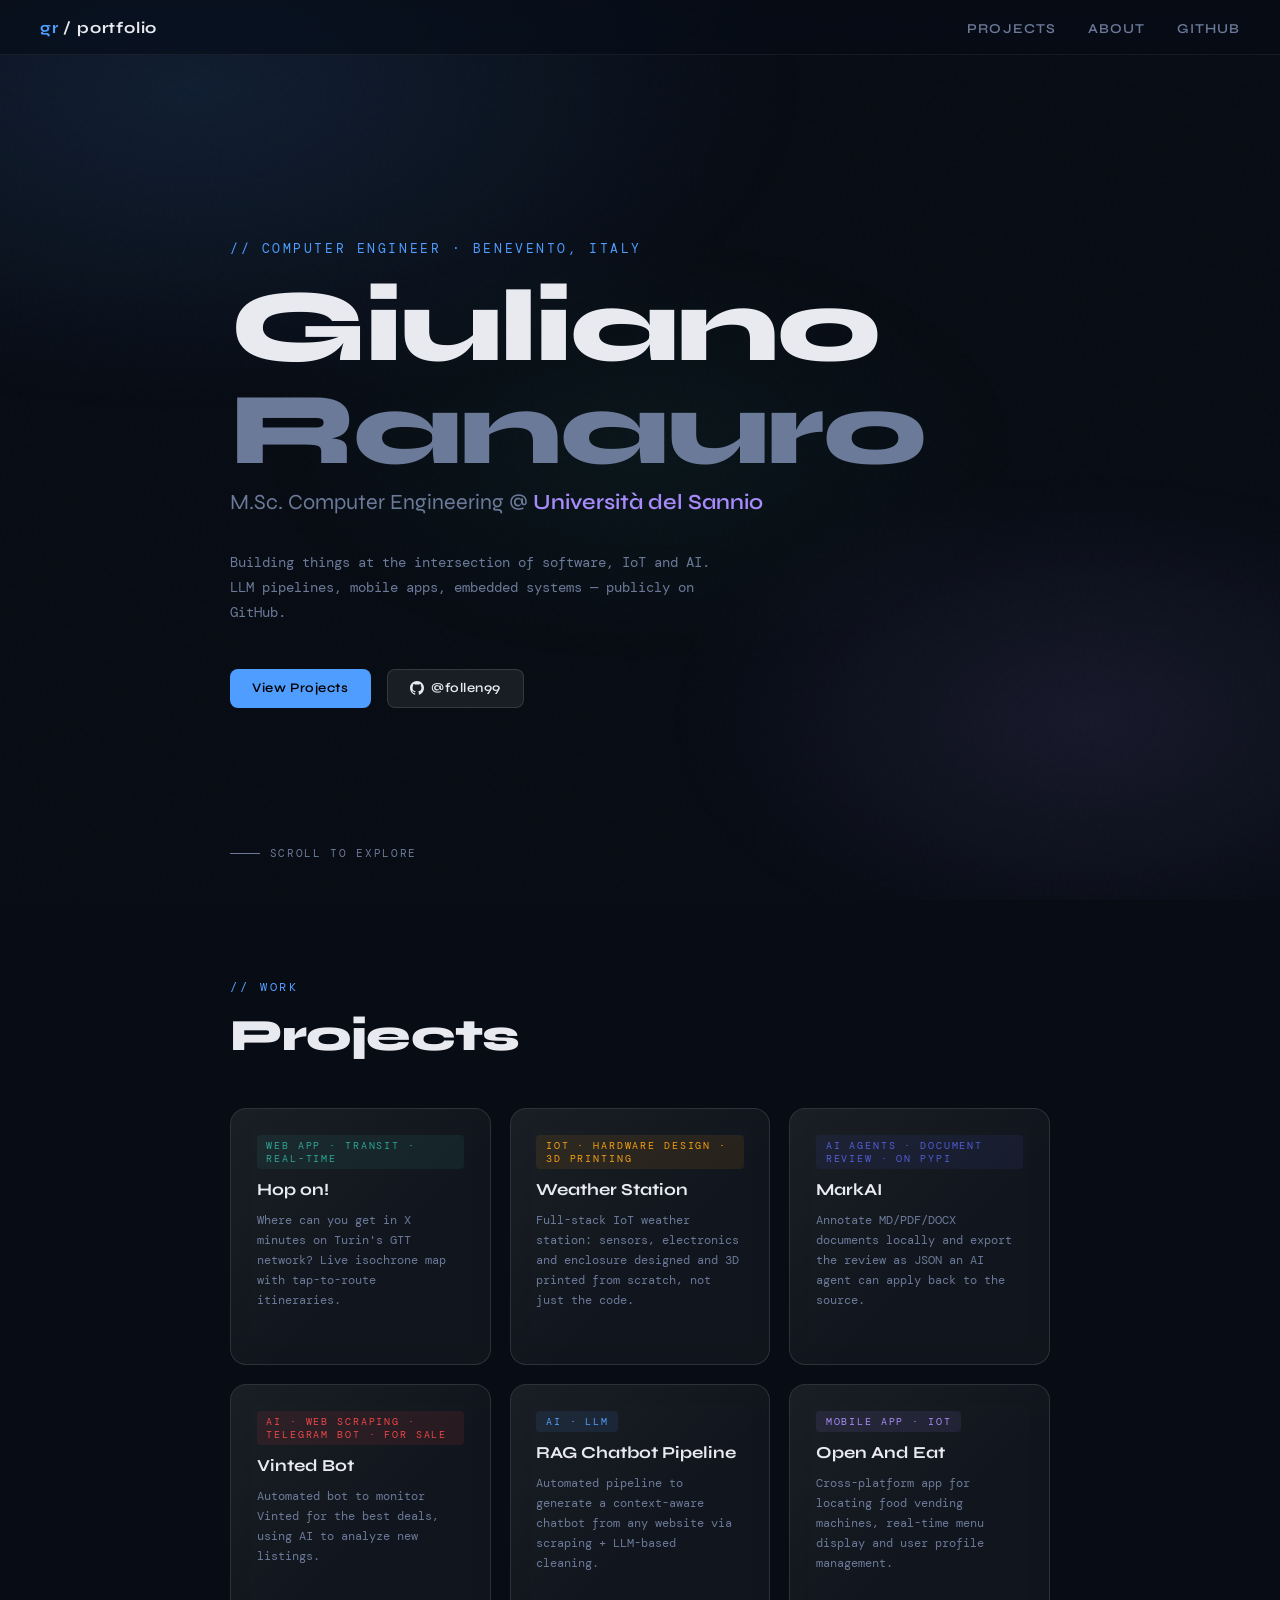
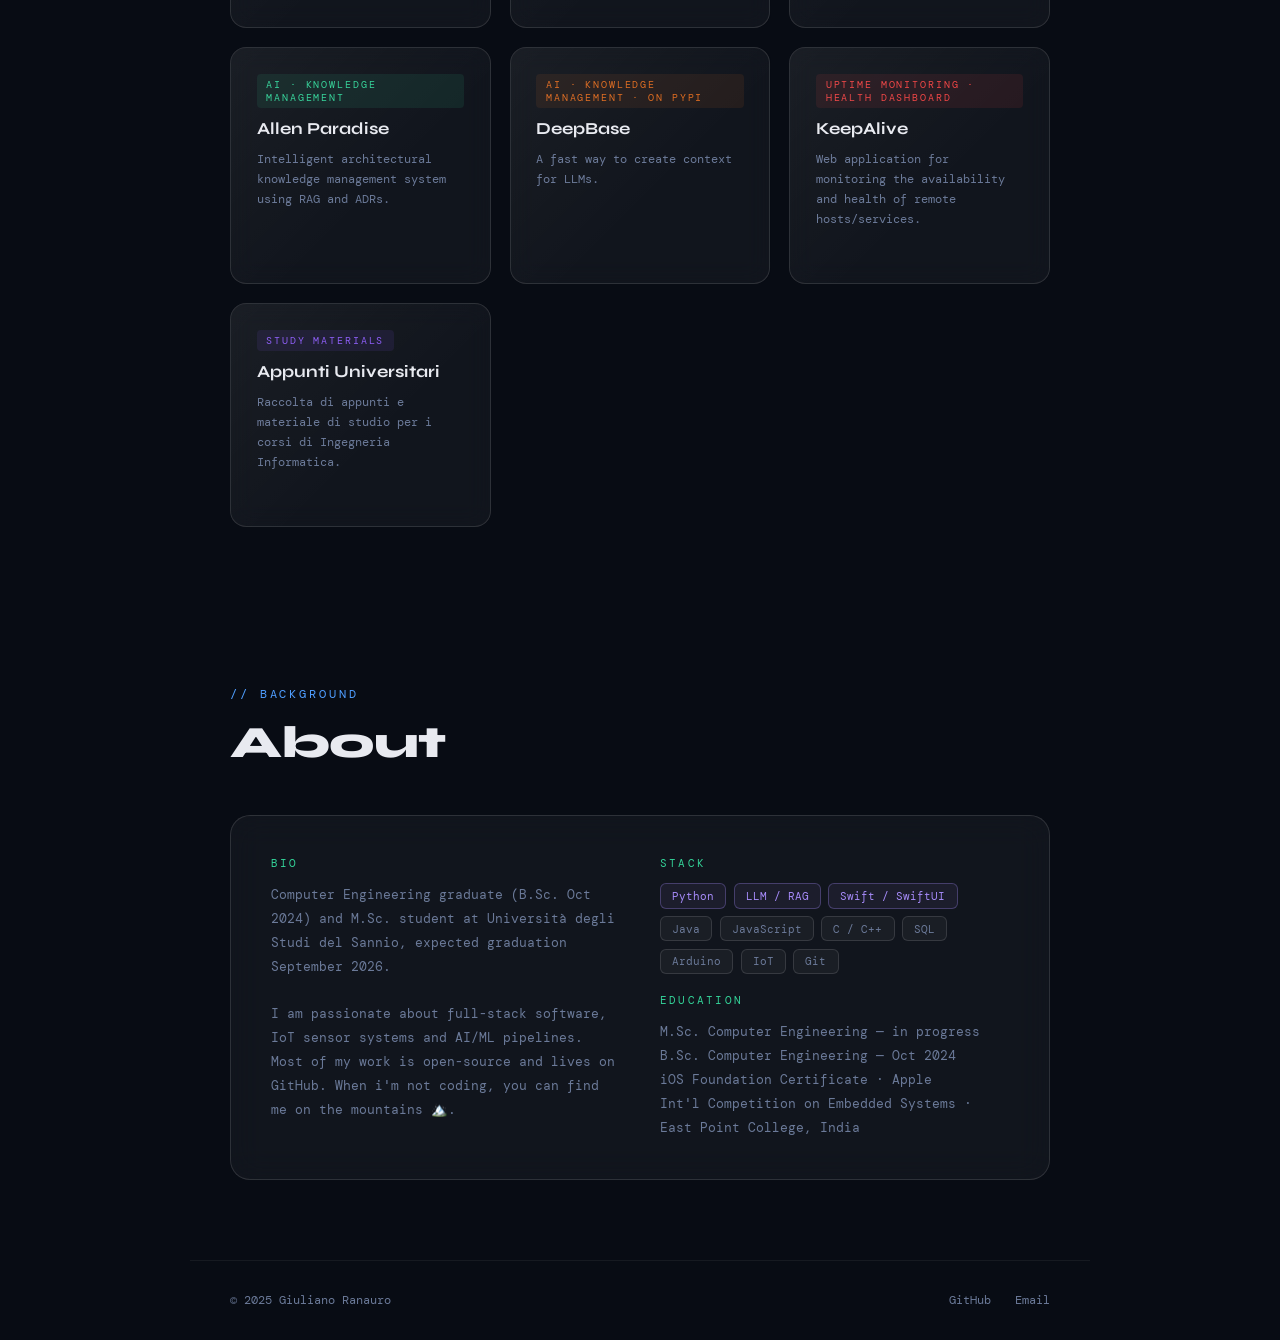
<file: index.html>
<!DOCTYPE html>
<html lang="en">
<head>
  <meta charset="UTF-8" />
  <meta name="viewport" content="width=device-width, initial-scale=1.0" />
  <title>Giuliano Ranauro</title>
  <link rel="preconnect" href="https://fonts.googleapis.com" />
  <link href="https://fonts.googleapis.com/css2?family=Syne:wght@400;600;700;800&family=DM+Mono:ital,wght@0,300;0,400;1,300&display=swap" rel="stylesheet" />
  <style>
    *, *::before, *::after { box-sizing: border-box; margin: 0; padding: 0; }

    :root {
      --bg:        #080c14;
      --surface:   rgba(255,255,255,0.04);
      --glass:     rgba(255,255,255,0.07);
      --glass-border: rgba(255,255,255,0.12);
      --accent:    #4f9eff;
      --accent2:   #a78bfa;
      --accent3:   #34d399;
      --text:      #e8eaf0;
      --muted:     #6b7a99;
      --font-head: 'Syne', sans-serif;
      --font-mono: 'DM Mono', monospace;
    }

    html { scroll-behavior: smooth; }

    body {
      background: var(--bg);
      color: var(--text);
      font-family: var(--font-head);
      min-height: 100vh;
      overflow-x: hidden;
    }

    /* ── animated bg mesh ── */
    body::before {
      content: '';
      position: fixed;
      inset: 0;
      background:
        radial-gradient(ellipse 80% 60% at 15% 10%, rgba(79,158,255,0.13) 0%, transparent 60%),
        radial-gradient(ellipse 60% 50% at 85% 80%, rgba(167,139,250,0.10) 0%, transparent 55%),
        radial-gradient(ellipse 50% 40% at 50% 50%, rgba(52,211,153,0.05) 0%, transparent 60%);
      pointer-events: none;
      z-index: 0;
    }

    /* ── noise texture overlay ── */
    body::after {
      content: '';
      position: fixed;
      inset: 0;
      background-image: url("data:image/svg+xml,%3Csvg viewBox='0 0 256 256' xmlns='http://www.w3.org/2000/svg'%3E%3Cfilter id='noise'%3E%3CfeTurbulence type='fractalNoise' baseFrequency='0.9' numOctaves='4' stitchTiles='stitch'/%3E%3C/filter%3E%3Crect width='100%25' height='100%25' filter='url(%23noise)' opacity='0.03'/%3E%3C/svg%3E");
      pointer-events: none;
      z-index: 0;
      opacity: .4;
    }

    /* ── nav ── */
    nav {
      position: fixed;
      top: 0; left: 0; right: 0;
      z-index: 100;
      padding: 1.1rem 2.5rem;
      display: flex;
      align-items: center;
      justify-content: space-between;
      background: rgba(8,12,20,0.6);
      backdrop-filter: blur(20px) saturate(1.4);
      -webkit-backdrop-filter: blur(20px) saturate(1.4);
      border-bottom: 1px solid rgba(255,255,255,0.06);
    }

    .nav-logo {
      font-size: 1rem;
      font-weight: 700;
      letter-spacing: 0.05em;
      color: var(--text);
      text-decoration: none;
    }
    .nav-logo span { color: var(--accent); }

    .nav-links { display: flex; gap: 2rem; list-style: none; }
    .nav-links a {
      color: var(--muted);
      text-decoration: none;
      font-size: .85rem;
      font-weight: 600;
      letter-spacing: .08em;
      text-transform: uppercase;
      transition: color .2s;
    }
    .nav-links a:hover { color: var(--text); }

    /* ── hero ── */
    .hero {
      position: relative;
      z-index: 1;
      min-height: 100vh;
      display: flex;
      flex-direction: column;
      justify-content: center;
      padding: 7rem 2.5rem 4rem;
      max-width: 900px;
      margin: 0 auto;
    }

    .hero-eyebrow {
      font-family: var(--font-mono);
      font-size: .8rem;
      color: var(--accent);
      letter-spacing: .2em;
      text-transform: uppercase;
      margin-bottom: 1.2rem;
      opacity: 0;
      animation: fadeUp .6s .2s ease forwards;
    }

    h1.hero-name {
      font-size: clamp(3rem, 8vw, 6.5rem);
      font-weight: 800;
      line-height: 1;
      letter-spacing: -.02em;
      margin-bottom: .5rem;
      opacity: 0;
      animation: fadeUp .7s .35s ease forwards;
    }
    h1.hero-name .dim { color: var(--muted); }

    .hero-role {
      font-size: clamp(1rem, 2.5vw, 1.35rem);
      font-weight: 400;
      color: var(--muted);
      margin-bottom: 2.2rem;
      opacity: 0;
      animation: fadeUp .7s .5s ease forwards;
    }
    .hero-role strong { color: var(--accent2); font-weight: 600; }

    .hero-bio {
      max-width: 520px;
      font-family: var(--font-mono);
      font-size: .88rem;
      color: var(--muted);
      line-height: 1.75;
      margin-bottom: 2.8rem;
      opacity: 0;
      animation: fadeUp .7s .65s ease forwards;
    }

    .hero-links {
      display: flex;
      gap: 1rem;
      flex-wrap: wrap;
      opacity: 0;
      animation: fadeUp .7s .8s ease forwards;
    }

    .btn {
      display: inline-flex;
      align-items: center;
      gap: .45rem;
      padding: .65rem 1.4rem;
      border-radius: 8px;
      font-family: var(--font-head);
      font-size: .82rem;
      font-weight: 600;
      letter-spacing: .04em;
      text-decoration: none;
      transition: all .2s;
      cursor: pointer;
    }
    .btn-primary {
      background: var(--accent);
      color: #000;
    }
    .btn-primary:hover { background: #7ab8ff; transform: translateY(-1px); }

    .btn-ghost {
      background: var(--glass);
      color: var(--text);
      border: 1px solid var(--glass-border);
      backdrop-filter: blur(8px);
    }
    .btn-ghost:hover { background: rgba(255,255,255,0.1); transform: translateY(-1px); }

    .scroll-hint {
      position: absolute;
      bottom: 2.5rem;
      left: 2.5rem;
      font-family: var(--font-mono);
      font-size: .7rem;
      color: var(--muted);
      letter-spacing: .15em;
      text-transform: uppercase;
      display: flex;
      align-items: center;
      gap: .6rem;
      opacity: 0;
      animation: fadeUp .7s 1.2s ease forwards;
    }
    .scroll-hint::before {
      content: '';
      display: block;
      width: 30px;
      height: 1px;
      background: var(--muted);
    }

    /* ── sections ── */
    section {
      position: relative;
      z-index: 1;
      max-width: 900px;
      margin: 0 auto;
      padding: 5rem 2.5rem;
    }

    .section-label {
      font-family: var(--font-mono);
      font-size: .72rem;
      color: var(--accent);
      letter-spacing: .25em;
      text-transform: uppercase;
      margin-bottom: 1rem;
    }

    h2.section-title {
      font-size: clamp(1.8rem, 4vw, 2.8rem);
      font-weight: 800;
      letter-spacing: -.02em;
      margin-bottom: 3rem;
      line-height: 1.1;
    }

    /* ── project grid ── */
    .projects-grid {
      display: grid;
      grid-template-columns: repeat(auto-fill, minmax(260px, 1fr));
      gap: 1.2rem;
    }

    .project-card {
      position: relative;
      background: var(--surface);
      border: 1px solid var(--glass-border);
      border-radius: 16px;
      padding: 1.6rem;
      text-decoration: none;
      color: var(--text);
      backdrop-filter: blur(12px);
      -webkit-backdrop-filter: blur(12px);
      transition: all .25s;
      overflow: hidden;
      display: flex;
      flex-direction: column;
      gap: .7rem;
    }
    .project-card::before {
      content: '';
      position: absolute;
      inset: 0;
      background: linear-gradient(135deg, rgba(255,255,255,0.04) 0%, transparent 60%);
      pointer-events: none;
    }
    .project-card:hover {
      border-color: rgba(79,158,255,0.4);
      transform: translateY(-3px);
      background: rgba(255,255,255,0.07);
      box-shadow: 0 16px 48px rgba(0,0,0,0.4), 0 0 0 1px rgba(79,158,255,0.15);
    }

    .project-tag {
      font-family: var(--font-mono);
      font-size: .65rem;
      color: var(--accent);
      letter-spacing: .18em;
      text-transform: uppercase;
      background: rgba(79,158,255,0.1);
      padding: .25rem .6rem;
      border-radius: 4px;
      align-self: flex-start;
    }

    .project-name {
      font-size: 1.05rem;
      font-weight: 700;
      line-height: 1.2;
    }

    .project-desc {
      font-family: var(--font-mono);
      font-size: .78rem;
      color: var(--muted);
      line-height: 1.6;
      flex: 1;
    }

    .project-arrow {
      align-self: flex-end;
      font-size: .8rem;
      color: var(--accent);
      opacity: 0;
      transform: translateX(-4px);
      transition: all .2s;
    }
    .project-card:hover .project-arrow {
      opacity: 1;
      transform: translateX(0);
    }

    /* ── about glass card ── */
    .about-card {
      background: var(--surface);
      border: 1px solid var(--glass-border);
      border-radius: 20px;
      padding: 2.5rem;
      backdrop-filter: blur(16px);
      display: grid;
      grid-template-columns: 1fr 1fr;
      gap: 2.5rem;
    }
    @media (max-width: 600px) { .about-card { grid-template-columns: 1fr; } }

    .about-block-title {
      font-family: var(--font-mono);
      font-size: .7rem;
      color: var(--accent3);
      letter-spacing: .2em;
      text-transform: uppercase;
      margin-bottom: .8rem;
    }
    .about-text {
      font-family: var(--font-mono);
      font-size: .83rem;
      color: var(--muted);
      line-height: 1.8;
    }

    .skill-chips {
      display: flex;
      flex-wrap: wrap;
      gap: .45rem;
      margin-top: .3rem;
    }
    .chip {
      font-family: var(--font-mono);
      font-size: .7rem;
      padding: .3rem .7rem;
      border-radius: 6px;
      border: 1px solid var(--glass-border);
      color: var(--muted);
      background: var(--surface);
    }
    .chip.hi { color: var(--accent2); border-color: rgba(167,139,250,0.3); background: rgba(167,139,250,0.07); }

    /* ── footer ── */
    footer {
      position: relative;
      z-index: 1;
      border-top: 1px solid rgba(255,255,255,0.06);
      padding: 2rem 2.5rem;
      max-width: 900px;
      margin: 0 auto;
      display: flex;
      justify-content: space-between;
      align-items: center;
      flex-wrap: wrap;
      gap: 1rem;
    }
    footer p {
      font-family: var(--font-mono);
      font-size: .72rem;
      color: var(--muted);
    }
    .footer-links { display: flex; gap: 1.5rem; }
    .footer-links a {
      font-family: var(--font-mono);
      font-size: .72rem;
      color: var(--muted);
      text-decoration: none;
      transition: color .2s;
    }
    .footer-links a:hover { color: var(--accent); }

    /* ── animations ── */
    @keyframes fadeUp {
      from { opacity: 0; transform: translateY(18px); }
      to   { opacity: 1; transform: translateY(0); }
    }

    .reveal {
      opacity: 0;
      transform: translateY(24px);
      transition: opacity .6s ease, transform .6s ease;
    }
    .reveal.visible {
      opacity: 1;
      transform: translateY(0);
    }

    /* ── loading indicator on project scan ── */
    #projects-loading {
      font-family: var(--font-mono);
      font-size: .8rem;
      color: var(--muted);
      letter-spacing: .08em;
    }
  </style>
</head>
<body>

  <nav>
    <a class="nav-logo" href="./"><span>gr</span> / portfolio</a>
    <ul class="nav-links">
      <li><a href="#projects">projects</a></li>
      <li><a href="#about">about</a></li>
      <li><a href="https://github.com/follen99" target="_blank" rel="noopener">github</a></li>
    </ul>
  </nav>

  <!-- HERO -->
  <div class="hero">
    <p class="hero-eyebrow">// computer engineer · benevento, italy</p>
    <h1 class="hero-name">Giuliano<br/><span class="dim">Ranauro</span></h1>
    <p class="hero-role">M.Sc. Computer Engineering @ <strong>Università del Sannio</strong></p>
    <p class="hero-bio">
      Building things at the intersection of software, IoT and AI.<br/>
      LLM pipelines, mobile apps, embedded systems — publicly on GitHub.
    </p>
    <div class="hero-links">
      <a class="btn btn-primary" href="#projects">View Projects</a>
      <a class="btn btn-ghost" href="https://github.com/follen99" target="_blank" rel="noopener">
        <svg width="14" height="14" viewBox="0 0 24 24" fill="currentColor"><path d="M12 0C5.37 0 0 5.37 0 12c0 5.3 3.44 9.8 8.2 11.37.6.1.82-.26.82-.57v-2c-3.34.72-4.04-1.61-4.04-1.61-.55-1.38-1.33-1.75-1.33-1.75-1.09-.74.08-.73.08-.73 1.2.08 1.84 1.24 1.84 1.24 1.07 1.83 2.8 1.3 3.49 1 .1-.78.42-1.3.76-1.6-2.67-.3-5.47-1.33-5.47-5.93 0-1.31.47-2.38 1.24-3.22-.13-.3-.54-1.52.12-3.17 0 0 1.01-.32 3.3 1.23a11.5 11.5 0 013-.4c1.02.005 2.04.14 3 .4 2.28-1.55 3.29-1.23 3.29-1.23.66 1.65.25 2.87.12 3.17.77.84 1.24 1.91 1.24 3.22 0 4.61-2.81 5.63-5.48 5.92.43.37.81 1.1.81 2.22v3.29c0 .32.21.68.82.57C20.56 21.8 24 17.3 24 12c0-6.63-5.37-12-12-12z"/></svg>
        @follen99
      </a>
    </div>
    <p class="scroll-hint">scroll to explore</p>
  </div>

  <!-- PROJECTS -->
  <section id="projects">
    <p class="section-label reveal">// work</p>
    <h2 class="section-title reveal">Projects</h2>
    <div id="projects-grid" class="projects-grid">
      <p id="projects-loading">scanning ./projects …</p>
    </div>
  </section>

  <!-- ABOUT -->
  <section id="about">
    <p class="section-label reveal">// background</p>
    <h2 class="section-title reveal">About</h2>
    <div class="about-card reveal">
      <div>
        <p class="about-block-title">bio</p>
        <p class="about-text">
          Computer Engineering graduate (B.Sc. Oct 2024) and M.Sc. student at
          Università degli Studi del Sannio, expected graduation September 2026.<br/><br/>
          I am passionate about full-stack software, IoT sensor systems and AI/ML pipelines.
          Most of my work is open-source and lives on GitHub. When i'm not coding, you can find me on the mountains 🏔️.
        </p>
      </div>
      <div>
        <p class="about-block-title">stack</p>
        <div class="skill-chips">
          <span class="chip hi">Python</span>
          <span class="chip hi">LLM / RAG</span>
          <span class="chip hi">Swift / SwiftUI</span>
          <span class="chip">Java</span>
          <span class="chip">JavaScript</span>
          <span class="chip">C / C++</span>
          <span class="chip">SQL</span>
          <span class="chip">Arduino</span>
          <span class="chip">IoT</span>
          <span class="chip">Git</span>
        </div>
        <br/>
        <p class="about-block-title">education</p>
        <p class="about-text">
          M.Sc. Computer Engineering — in progress<br/>
          B.Sc. Computer Engineering — Oct 2024<br/>
          iOS Foundation Certificate · Apple<br/>
          Int'l Competition on Embedded Systems · East Point College, India
        </p>
      </div>
    </div>
  </section>

  <footer>
    <p>© 2025 Giuliano Ranauro</p>
    <div class="footer-links">
      <a href="https://github.com/follen99" target="_blank" rel="noopener">GitHub</a>
      <a href="mailto:ranaurogln@gmail.com">Email</a>
    </div>
  </footer>

  <script>
    // ── Scroll reveal ──
    const revealObserver = new IntersectionObserver(entries => {
      entries.forEach(e => { if (e.isIntersecting) e.target.classList.add('visible'); });
    }, { threshold: 0.12 });
    document.querySelectorAll('.reveal').forEach(el => revealObserver.observe(el));

    // ── Project loader ──
    // Projects are declared manually here — add a new object for each project folder.
    // The 'slug' must match the folder name inside ./projects/
    const PROJECTS = [
      {
        slug: "hopon",
        name: "Hop on!",
        tag: "Web App · Transit · Real-Time",
        desc: "Where can you get in X minutes on Turin's GTT network? Live isochrone map with tap-to-route itineraries.",
        accent: "#2aa594"
      },
      {
        slug: "weather-station",
        name: "Weather Station",
        tag: "IoT · Hardware Design · 3D Printing",
        desc: "Full-stack IoT weather station: sensors, electronics and enclosure designed and 3D printed from scratch, not just the code.",
        accent: "#f59e0b"
      },
      {
        slug: "markai",
        name: "MarkAI",
        tag: "AI Agents · Document Review · On PyPI",
        desc: "Annotate MD/PDF/DOCX documents locally and export the review as JSON an AI agent can apply back to the source.",
        accent: "#4f5bd5"
      },
      {
        slug: "vinted-bot",
        name: "Vinted Bot",
        tag: "AI · Web Scraping · Telegram Bot · For Sale",
        desc: "Automated bot to monitor Vinted for the best deals, using AI to analyze new listings.",
        accent: "#ef4444"
      },
      {
        slug: "rag-chatbot-pipeline",
        name: "RAG Chatbot Pipeline",
        tag: "AI · LLM",
        desc: "Automated pipeline to generate a context-aware chatbot from any website via scraping + LLM-based cleaning.",
        accent: "#4f9eff"
      },
      {
        slug: "vending-locator",
        name: "Open And Eat",
        tag: "Mobile App · IoT",
        desc: "Cross-platform app for locating food vending machines, real-time menu display and user profile management.",
        accent: "#a78bfa"
      },
      {
        slug: "allen-paradise",
        name: "Allen Paradise",
        tag: "AI · Knowledge Management",
        desc: "Intelligent architectural knowledge management system using RAG and ADRs.",
        accent: "#34d399"
      },
      {
        slug: "deepbase",
        name: "DeepBase",
        tag: "AI · Knowledge Management · On Pypi",
        desc: "A fast way to create context for LLMs.",
        accent: "#dd6b20"
      },
      {
        slug: "keepalive",
        name: "KeepAlive",
        tag: "Uptime Monitoring · Health Dashboard",
        desc: "Web application for monitoring the availability and health of remote hosts/services.",
        accent: "#ef4444"
      },
      {
        slug: "appunti",
        name: "Appunti Universitari",
        tag: "Study Materials",
        desc: "Raccolta di appunti e materiale di studio per i corsi di Ingegneria Informatica.",
        accent: "#8b5cf6"
      },
      // ── ADD MORE PROJECTS BELOW ──
      // {
      //   slug: "my-project",
      //   name: "My Project",
      //   tag: "Category",
      //   desc: "Short description shown on the card.",
      //   accent: "#34d399"
      // },
    ];

    function renderProjects() {
      const grid = document.getElementById('projects-grid');
      grid.innerHTML = '';
      PROJECTS.forEach((p, i) => {
        const card = document.createElement('a');
        card.href = `projects/${p.slug}/`;
        card.className = 'project-card reveal';
        card.style.animationDelay = `${i * 0.08}s`;
        card.style.setProperty('--card-accent', p.accent);
        card.innerHTML = `
          <span class="project-tag" style="color:${p.accent};background:${p.accent}18">${p.tag}</span>
          <span class="project-name">${p.name}</span>
          <span class="project-desc">${p.desc}</span>
          <span class="project-arrow">→</span>
        `;
        grid.appendChild(card);
        // trigger reveal observer
        revealObserver.observe(card);
      });
    }

    renderProjects();
  </script>
</body>
</html>
</file>
